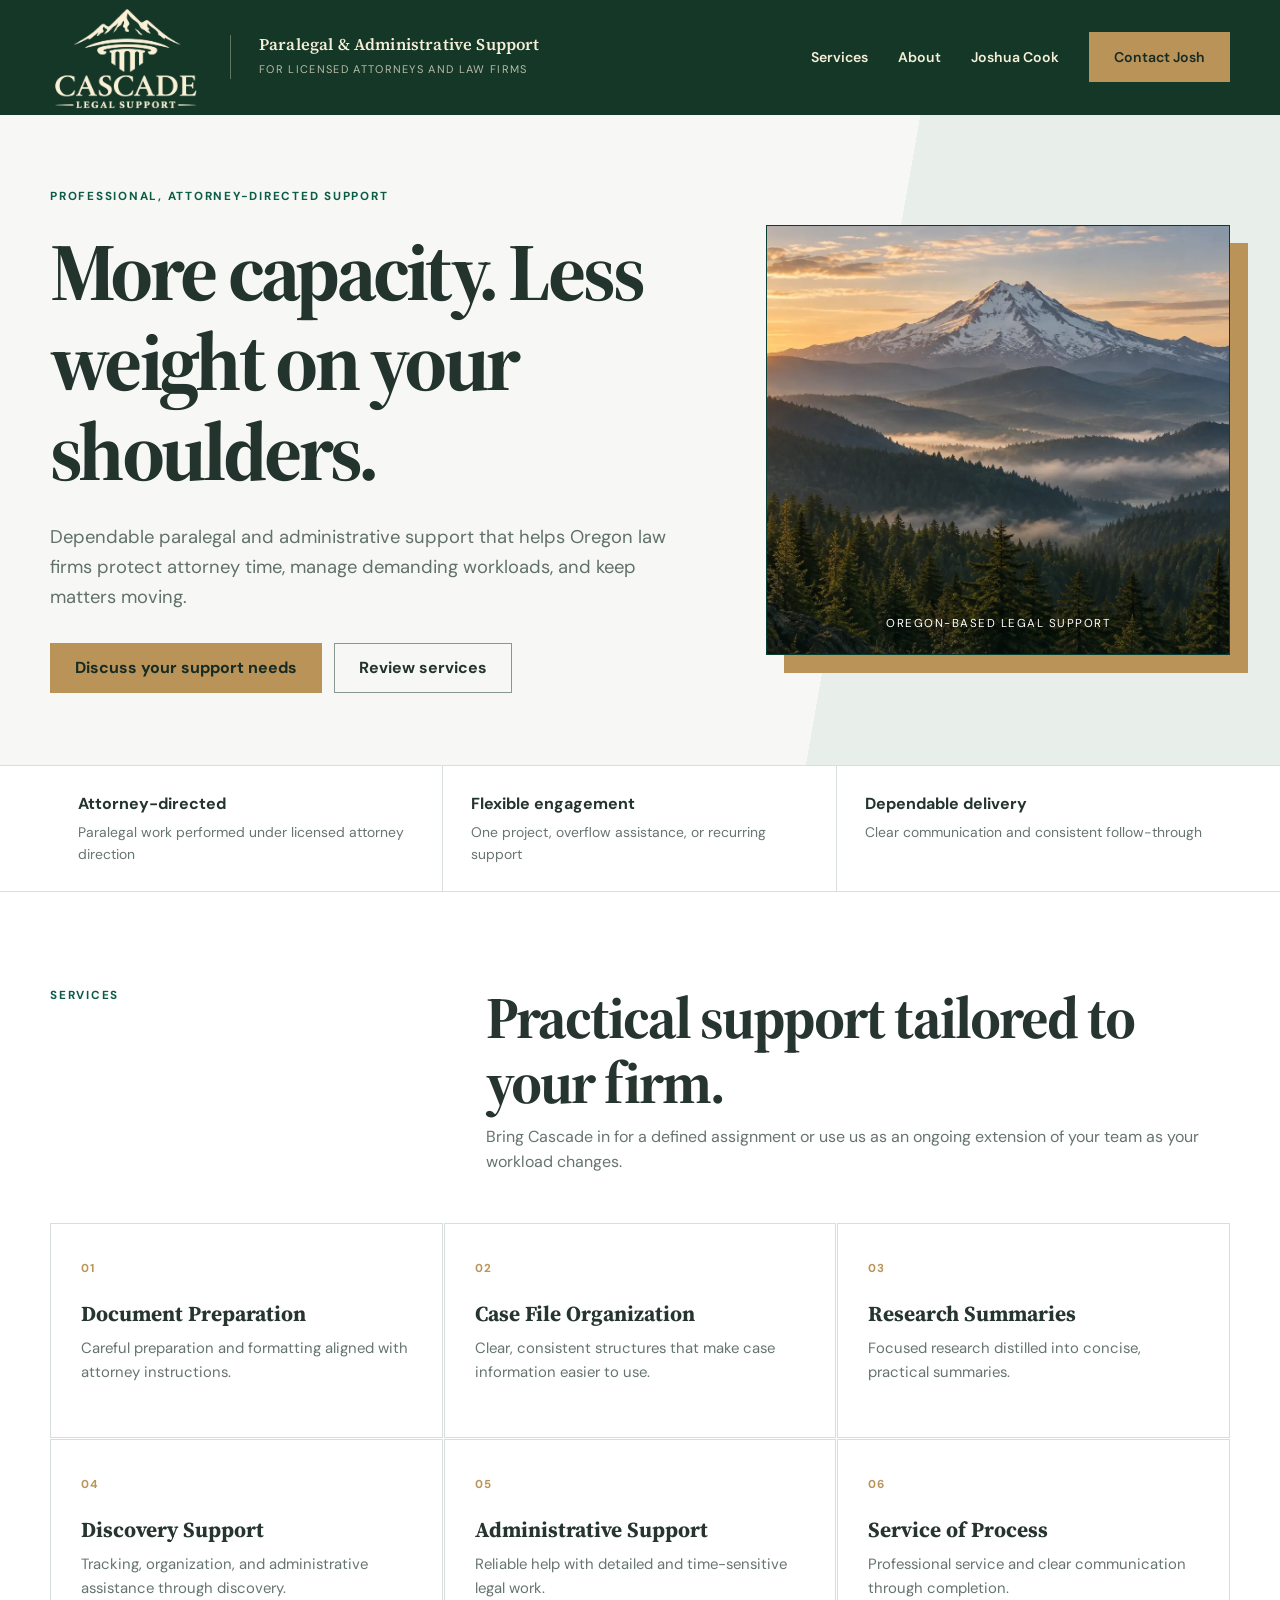
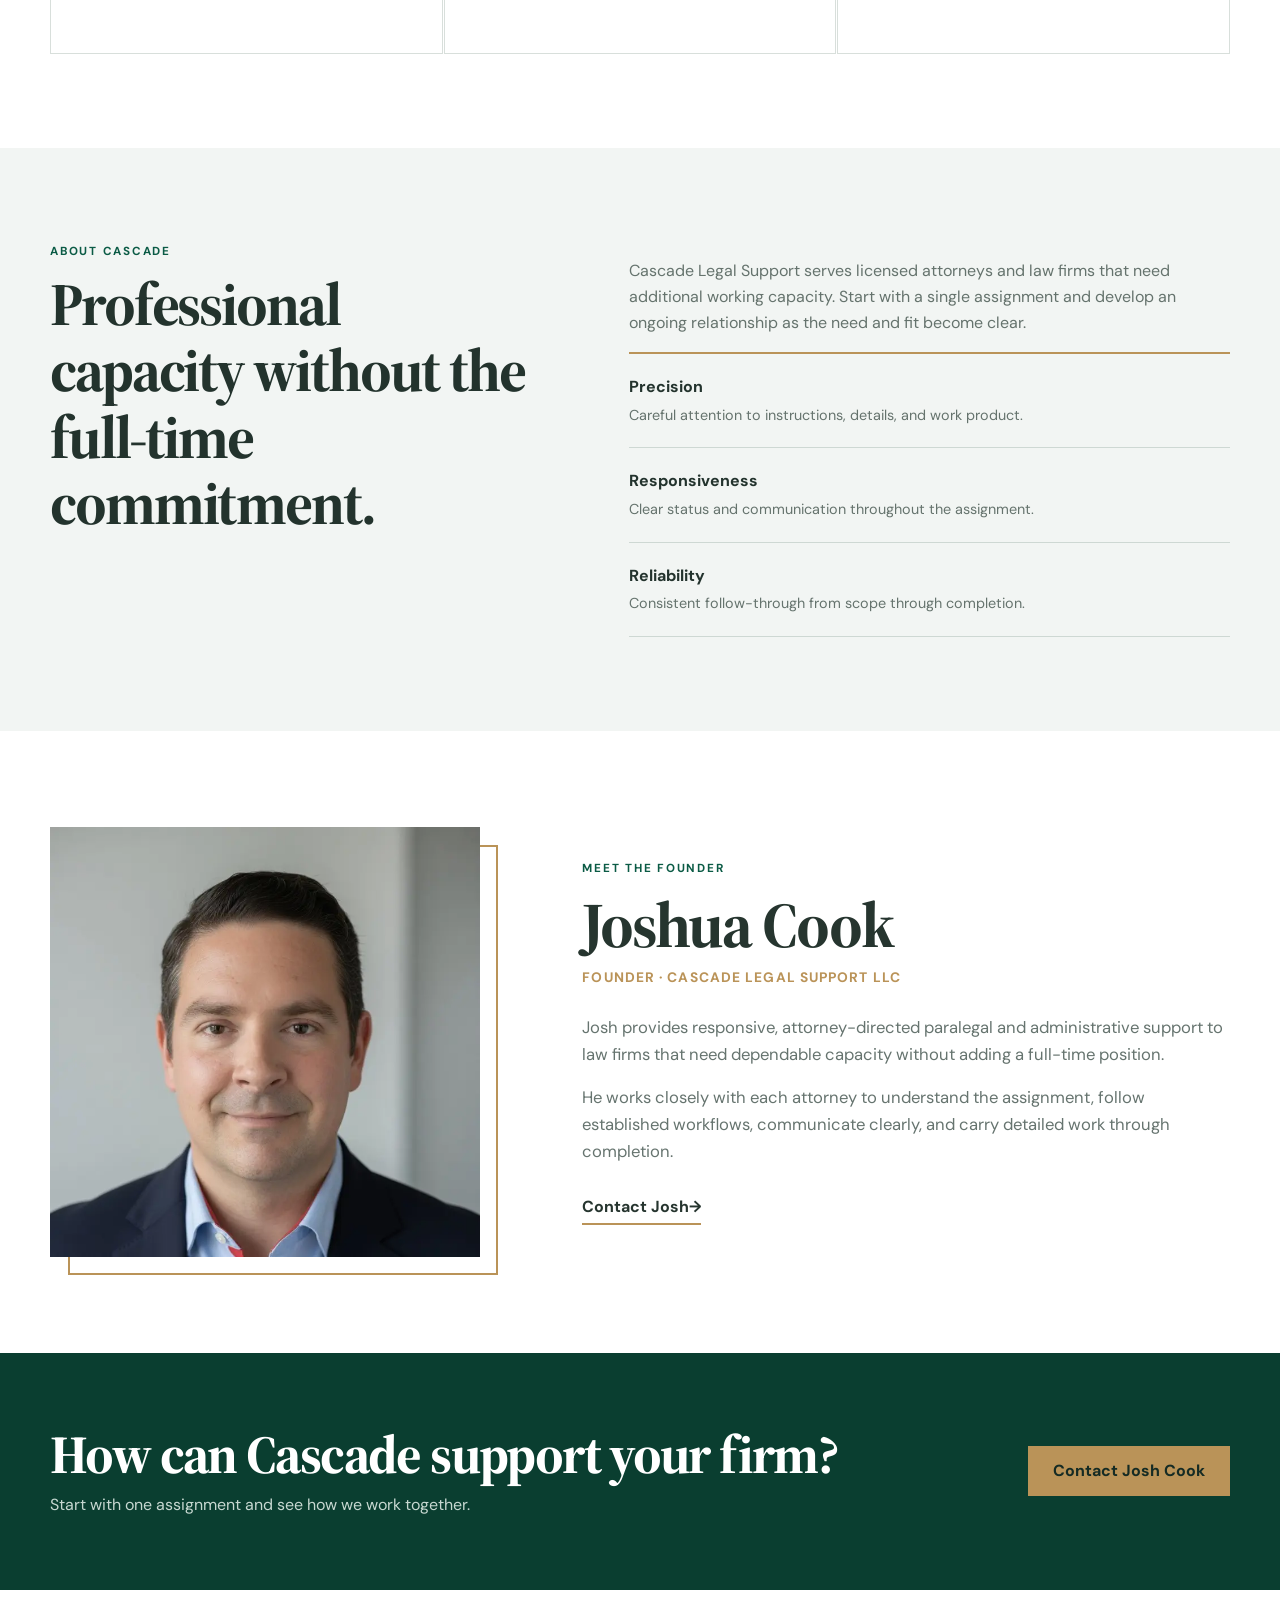
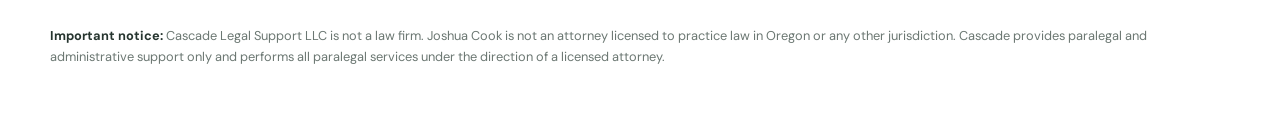
<file: index.html>
<!doctype html>
<html lang="en">
<head>
  <meta charset="utf-8">
  <meta name="viewport" content="width=device-width,initial-scale=1">
  <title>Cascade Legal Support | Oregon Paralegal Support</title>
  <meta name="description" content="Dependable paralegal and administrative support for licensed Oregon attorneys and law firms.">
  <link rel="icon" type="image/webp" href="assets/cascade-original-logo-cropped.webp">
  <link rel="stylesheet" href="fresh.css?v=20260925f">
</head>
<body class="t1 production" data-theme="1">
  <div id="app"></div>
  <script src="fresh.js?v=20260925f"></script>
</body>
</html>
</file>
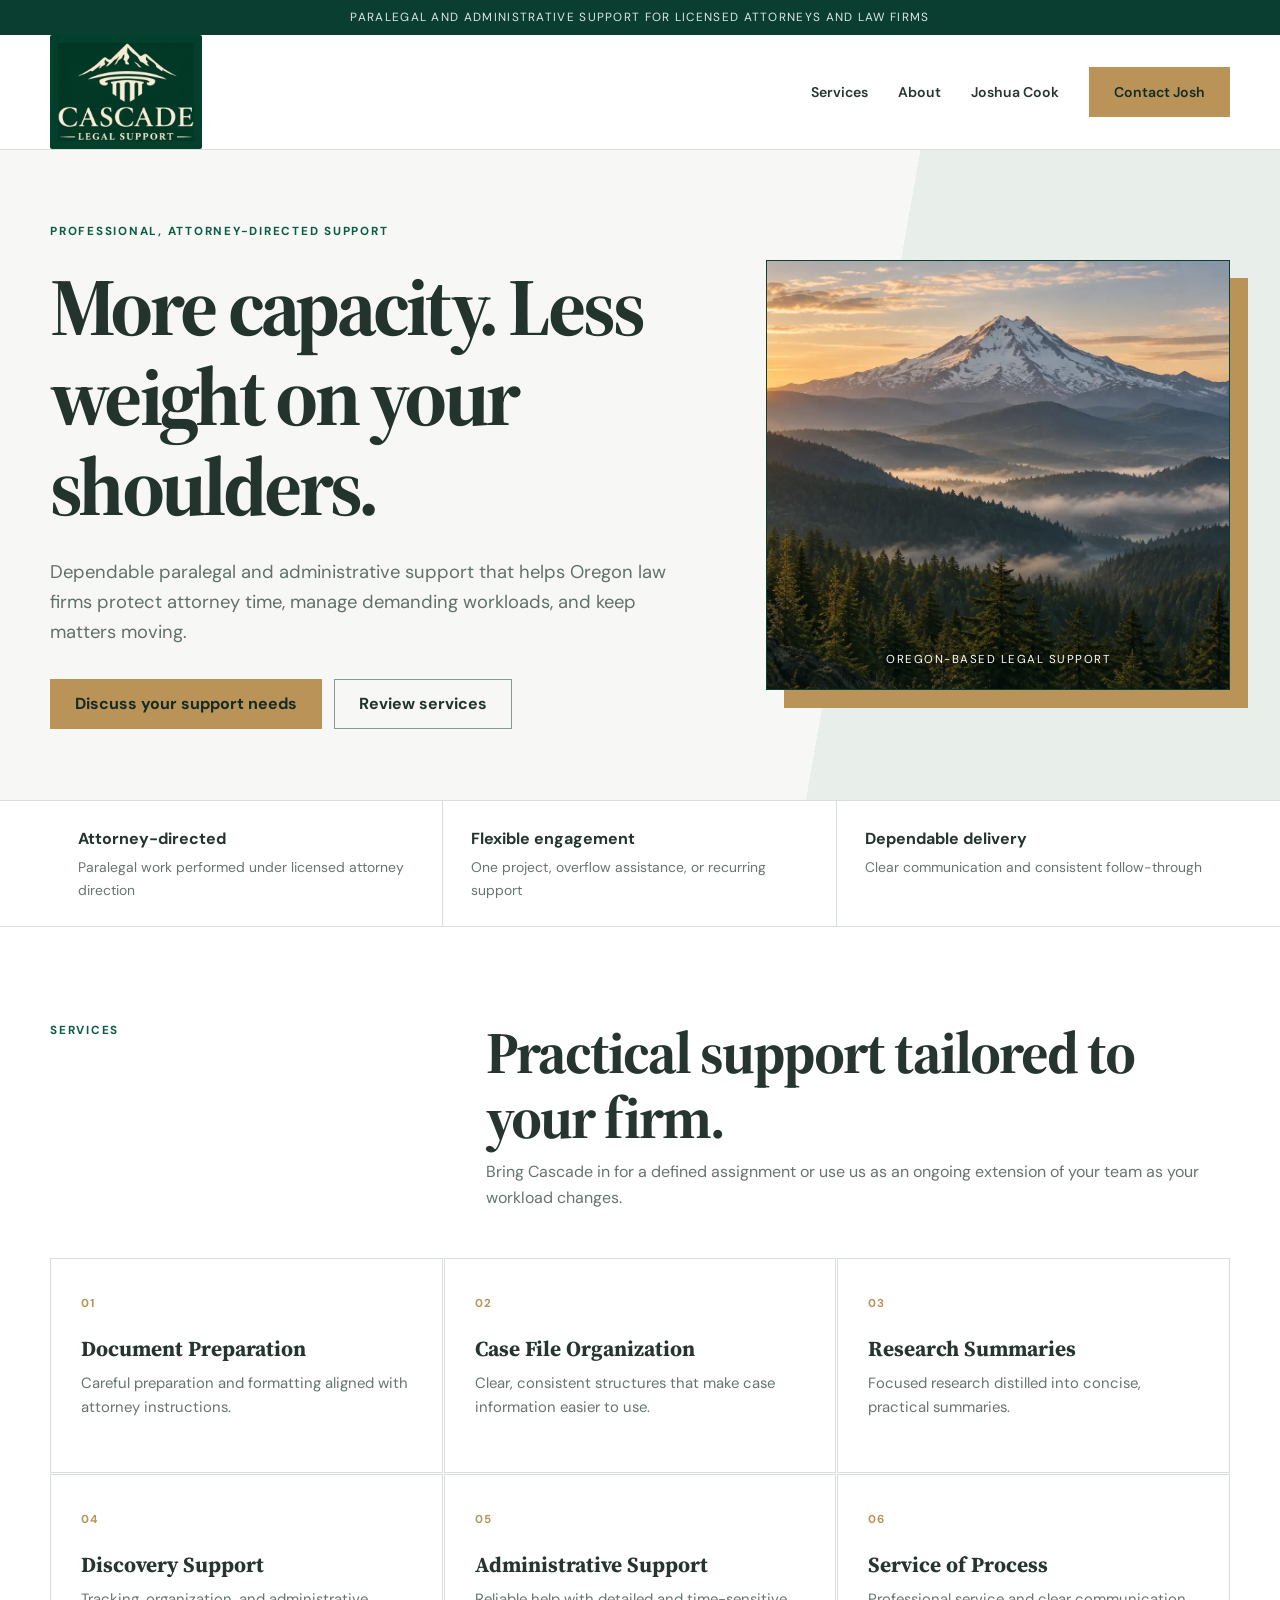
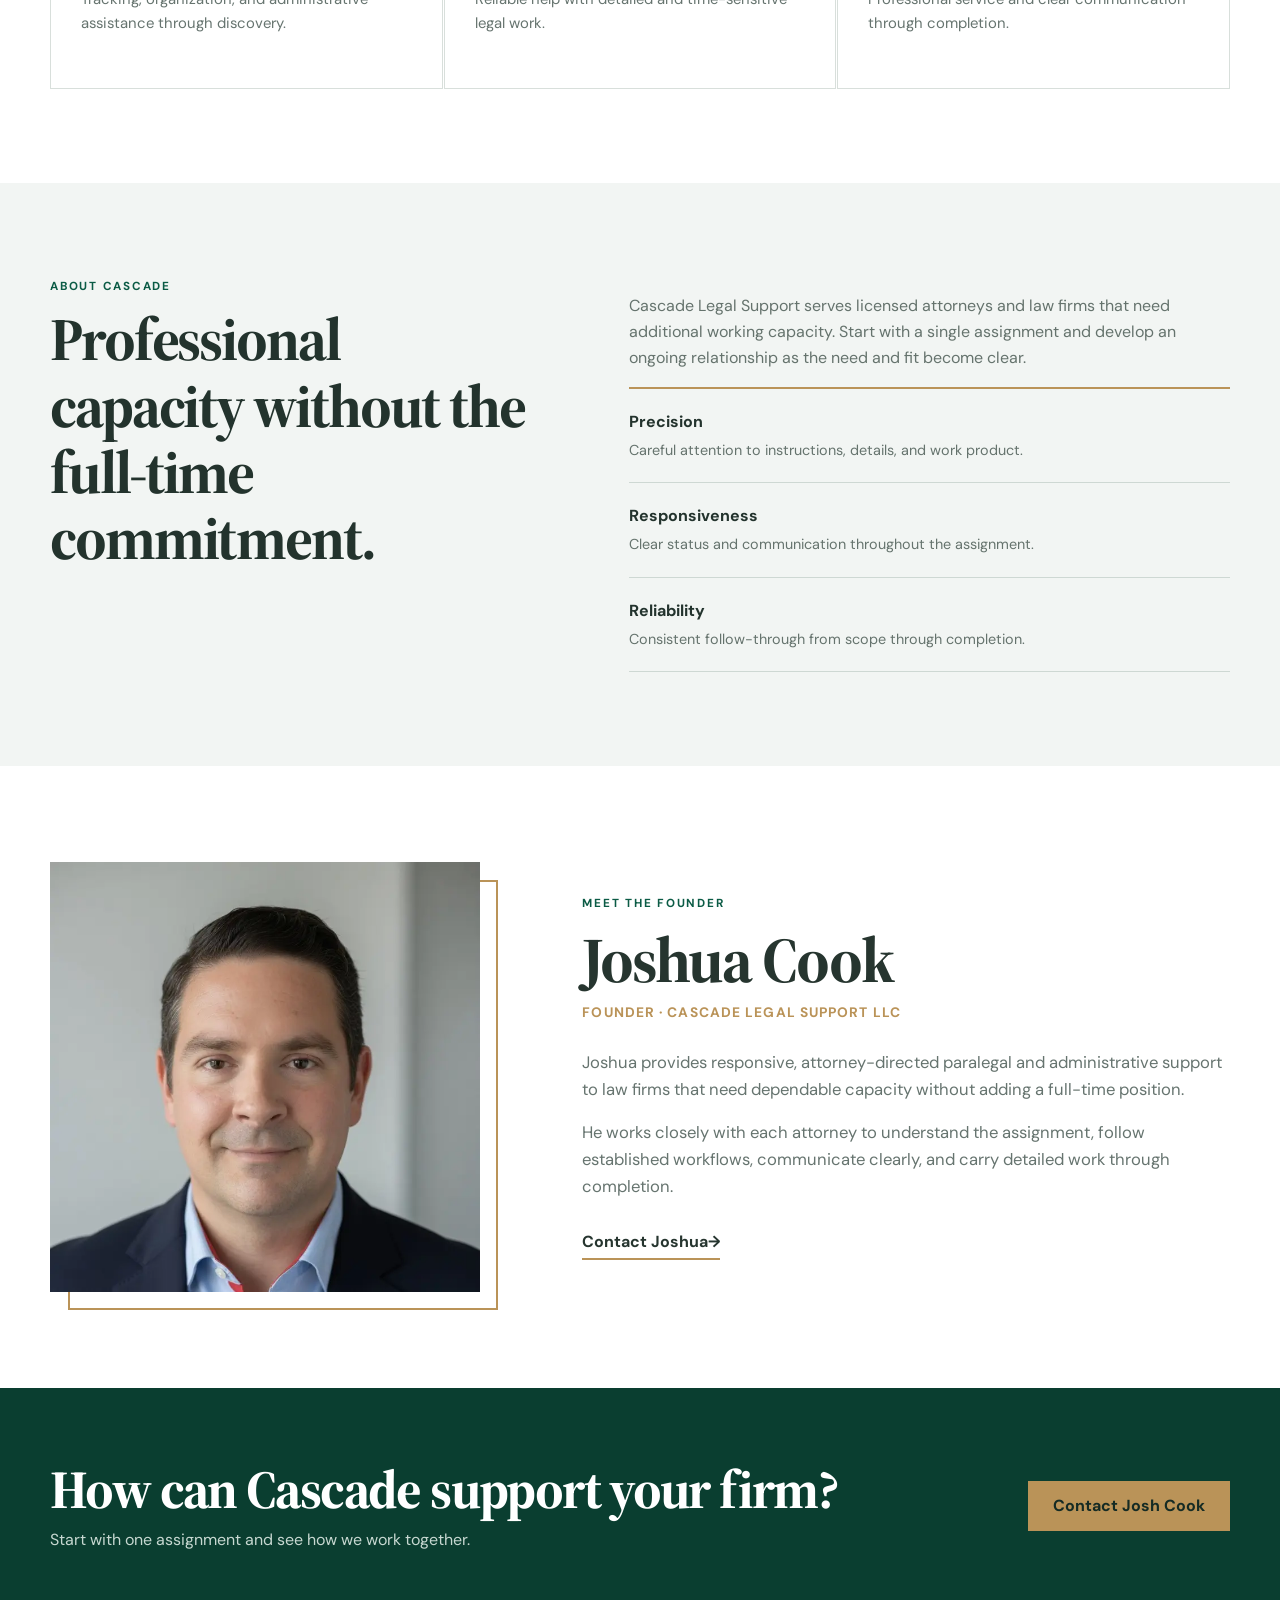
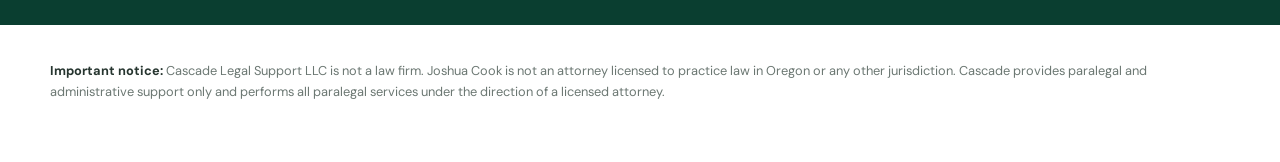
<file: cascadelegal-production/index.html>
<!doctype html>
<html lang="en">
<head>
  <meta charset="utf-8">
  <meta name="viewport" content="width=device-width,initial-scale=1">
  <title>Cascade Legal Support | Oregon Paralegal Support</title>
  <meta name="description" content="Dependable paralegal and administrative support for licensed Oregon attorneys and law firms.">
  <link rel="icon" type="image/webp" href="assets/cascade-original-logo-cropped.webp">
  <link rel="stylesheet" href="fresh.css?v=20260924b">
</head>
<body class="t1 production" data-theme="1">
  <div id="app"></div>
  <script src="fresh.js?v=20260924b"></script>
</body>
</html>
</file>
<file: fresh.css>
@import url('https://fonts.googleapis.com/css2?family=DM+Sans:wght@400;500;600;700&family=Manrope:wght@400;500;600;700&family=Merriweather:wght@400;700&family=Source+Serif+4:opsz,wght@8..60,500;600&display=swap');
*{box-sizing:border-box}html{scroll-behavior:smooth}body{margin:0;background:var(--bg);color:var(--ink);font:16px/1.62 var(--sans);-webkit-font-smoothing:antialiased}.wrap{width:min(1180px,calc(100% - 44px));margin:auto}a{color:inherit}.picker{position:fixed;z-index:50;right:18px;bottom:18px;display:flex;gap:3px;padding:6px;background:#fff;border:1px solid #cfd7d3;box-shadow:0 10px 28px #162b2430}.picker a{width:35px;height:35px;display:grid;place-items:center;text-decoration:none;font-size:.75rem;font-weight:700;color:#26332f}.picker .active{background:var(--accent);color:var(--buttonText)}.topline{background:var(--top);color:var(--topText);font-size:.74rem;letter-spacing:.11em;text-transform:uppercase;text-align:center;padding:8px 16px}.site-header{background:var(--header);color:var(--headerText);border-bottom:1px solid var(--line)}nav{min-height:102px;display:flex;align-items:center;justify-content:space-between;gap:32px}.brand{display:flex;align-items:center;gap:16px;text-decoration:none}.brand img{width:78px;height:76px;object-fit:cover;display:block}.brand-copy strong{display:block;font:600 1.22rem/1.1 var(--serif);letter-spacing:-.01em}.brand-copy span{display:block;margin-top:5px;font-size:.67rem;letter-spacing:.13em;text-transform:uppercase;color:var(--brandSub)}.navlinks{display:flex;align-items:center;gap:30px}.navlinks a{text-decoration:none;font-size:.88rem;font-weight:600}.button{display:inline-flex;align-items:center;justify-content:center;min-height:50px;padding:0 24px;background:var(--accent);color:var(--buttonText);text-decoration:none;font-weight:700;border:1px solid var(--accent);border-radius:var(--radius)}.button.secondary{background:transparent;color:inherit;border-color:var(--secondaryBorder)}.hero{position:relative;overflow:hidden;background:var(--hero);color:var(--heroText);border-bottom:1px solid var(--line)}.hero-grid{min-height:650px;display:grid;grid-template-columns:1.16fr .84fr;gap:76px;align-items:center}.eyebrow{font-size:.73rem;letter-spacing:.15em;text-transform:uppercase;font-weight:700;color:var(--eyebrow)}h1,h2,h3{margin:0;line-height:1.1}h1,h2{font-family:var(--serif)}h1{font-size:clamp(3.1rem,6.4vw,6rem);letter-spacing:-.045em;margin:20px 0 27px;max-width:830px}.hero-copy p{font-size:1.15rem;color:var(--heroMuted);max-width:650px;margin:0 0 31px}.actions{display:flex;gap:12px;flex-wrap:wrap}.brand-panel{position:relative;background:var(--panel);border:1px solid var(--panelBorder);min-height:430px;display:flex;align-items:center;justify-content:center;padding:45px;border-radius:var(--panelRadius);box-shadow:var(--panelShadow)}.brand-panel img{width:min(310px,85%);height:auto;display:block;box-shadow:var(--logoShadow)}.brand-panel:after{content:var(--panelLabel);position:absolute;left:26px;right:26px;bottom:20px;text-align:center;color:var(--panelText);font-size:.72rem;letter-spacing:.13em;text-transform:uppercase}.trust{background:var(--trustBg);color:var(--trustText);border-bottom:1px solid var(--line)}.trust-grid{display:grid;grid-template-columns:repeat(3,1fr)}.trust-item{padding:25px 28px;border-right:1px solid var(--trustLine)}.trust-item:last-child{border:0}.trust-item strong{display:block;font-size:1rem}.trust-item span{display:block;margin-top:4px;font-size:.87rem;color:var(--trustMuted)}section.content{padding:94px 0}.section-head{display:grid;grid-template-columns:.66fr 1.34fr;gap:70px;margin-bottom:48px}.section-head h2{font-size:clamp(2.45rem,4.6vw,4.35rem);letter-spacing:-.035em}.section-head p{color:var(--muted);margin:8px 0 0}.services{display:grid;grid-template-columns:repeat(3,1fr);gap:var(--gap)}.service{background:var(--card);border:1px solid var(--cardBorder);padding:30px;min-height:215px;border-radius:var(--cardRadius);box-shadow:var(--cardShadow)}.service small{font-size:.72rem;font-weight:700;letter-spacing:.08em;color:var(--accent)}.service h3{font-family:var(--serif);font-size:1.34rem;margin:22px 0 10px}.service p{margin:0;color:var(--muted);font-size:.93rem}.about{background:var(--aboutBg);color:var(--aboutText)}.about-grid{display:grid;grid-template-columns:.9fr 1.1fr;gap:88px;align-items:start}.about h2{font-size:clamp(2.55rem,4.7vw,4.45rem);letter-spacing:-.035em;margin-top:10px}.about p{color:var(--aboutMuted)}.principles{border-top:2px solid var(--accent)}.principle{padding:20px 0;border-bottom:1px solid var(--aboutLine)}.principle strong{display:block}.principle span{display:block;margin-top:4px;color:var(--aboutMuted);font-size:.9rem}.cta{background:var(--ctaBg);color:var(--ctaText);padding:72px 0}.cta-grid{display:grid;grid-template-columns:1fr auto;gap:50px;align-items:center}.cta h2{font-size:clamp(2.35rem,4.2vw,4.05rem);letter-spacing:-.03em}.cta p{color:var(--ctaMuted);margin:8px 0 0}footer{background:var(--footerBg);color:var(--footerText);padding:36px 0 60px;font-size:.8rem}footer strong{color:var(--footerStrong)}
body.t1{--sans:'DM Sans',sans-serif;--serif:'Source Serif 4',serif;--bg:#fff;--ink:#26352f;--muted:#66746f;--accent:#ba9358;--buttonText:#152b24;--top:#153727;--topText:#f6efd8;--header:#153727;--headerText:#f6efd8;--brandSub:#f6efd8;--line:#d9e0dc;--hero:linear-gradient(100deg,#f7f8f6 0 66%,#e8efeb 66%);--heroText:#23332d;--heroMuted:#61706b;--eyebrow:#0b5b45;--secondaryBorder:#8a9792;--panel:#0a3e30;--panelBorder:#0a3e30;--panelText:#dbe6e1;--panelRadius:0;--panelShadow:18px 18px 0 #ba9358;--logoShadow:none;--panelLabel:'Oregon-based legal support';--trustBg:#fff;--trustText:#23332d;--trustMuted:#68756f;--trustLine:#d9e0dc;--gap:1px;--card:#fff;--cardBorder:#d8dfdb;--cardRadius:0;--cardShadow:none;--aboutBg:#f2f5f3;--aboutText:#23332d;--aboutMuted:#65736d;--aboutLine:#ced8d3;--ctaBg:#0a3e30;--ctaText:#fff;--ctaMuted:#c7d8d1;--footerBg:#fff;--footerText:#6b7772;--footerStrong:#26352f}
body.t2{--sans:'Manrope',sans-serif;--serif:'Merriweather',serif;--bg:#f7f5ef;--ink:#293536;--muted:#687576;--accent:#c46f3f;--buttonText:#fff;--top:#27383b;--topText:#e7eceb;--header:#f7f5ef;--headerText:#293536;--brandSub:#6d7978;--line:#d7d5cd;--hero:#f7f5ef;--heroText:#293536;--heroMuted:#687576;--eyebrow:#a4512e;--secondaryBorder:#687576;--panel:#e3ebe7;--panelBorder:#c7d3cd;--panelText:#465b56;--panelRadius:120px 120px 8px 8px;--panelShadow:none;--logoShadow:0 22px 48px #29353622;--panelLabel:'Rooted in the Northwest';--trustBg:#27383b;--trustText:#fff;--trustMuted:#cbd5d3;--trustLine:#536264;--gap:18px;--card:#fff;--cardBorder:#dddcd5;--cardRadius:10px;--cardShadow:0 9px 25px #2836370b;--aboutBg:#e3ebe7;--aboutText:#293536;--aboutMuted:#5e706b;--aboutLine:#bbc9c3;--ctaBg:#c46f3f;--ctaText:#fff;--ctaMuted:#f4ddd1;--footerBg:#f7f5ef;--footerText:#6b7774;--footerStrong:#293536}
body.t3{--sans:'DM Sans',sans-serif;--serif:'Merriweather',serif;--bg:#fff;--ink:#182d40;--muted:#657483;--accent:#2d678e;--buttonText:#fff;--top:#162c40;--topText:#d9e5ee;--header:#fff;--headerText:#182d40;--brandSub:#687988;--line:#d7e0e6;--hero:linear-gradient(135deg,#eef4f7 0%,#fff 72%);--heroText:#182d40;--heroMuted:#607383;--eyebrow:#2d678e;--secondaryBorder:#7e909e;--panel:#fff;--panelBorder:#ccd9e1;--panelText:#617585;--panelRadius:4px;--panelShadow:0 22px 55px #18364e1b;--logoShadow:none;--panelLabel:'Clear guidance. Reliable follow-through.';--trustBg:#162c40;--trustText:#fff;--trustMuted:#c5d4df;--trustLine:#405466;--gap:16px;--card:#fff;--cardBorder:#d3dfe6;--cardRadius:4px;--cardShadow:none;--aboutBg:#eef4f7;--aboutText:#182d40;--aboutMuted:#607383;--aboutLine:#cad9e2;--ctaBg:#2d678e;--ctaText:#fff;--ctaMuted:#d2e3ed;--footerBg:#fff;--footerText:#677785;--footerStrong:#182d40}
body.t4{--sans:'Manrope',sans-serif;--serif:'Source Serif 4',serif;--bg:#fafafa;--ink:#252b2b;--muted:#68706f;--accent:#126453;--buttonText:#fff;--top:#202625;--topText:#e1e5e3;--header:#fff;--headerText:#252b2b;--brandSub:#69716f;--line:#dcdedd;--hero:#fff;--heroText:#252b2b;--heroMuted:#69716f;--eyebrow:#126453;--secondaryBorder:#7a8280;--panel:#f0f2f1;--panelBorder:#d8dcda;--panelText:#53605c;--panelRadius:0;--panelShadow:none;--logoShadow:0 0 0 18px #fff,0 0 0 19px #ced5d1;--panelLabel:'Independent support for licensed attorneys';--trustBg:#f0f2f1;--trustText:#283230;--trustMuted:#66716e;--trustLine:#d4d9d6;--gap:0;--card:#fff;--cardBorder:#d9dddb;--cardRadius:0;--cardShadow:none;--aboutBg:#202625;--aboutText:#fff;--aboutMuted:#c6ceca;--aboutLine:#4d5653;--ctaBg:#126453;--ctaText:#fff;--ctaMuted:#c7dfd8;--footerBg:#fff;--footerText:#69716f;--footerStrong:#252b2b}
body.t5{--sans:'DM Sans',sans-serif;--serif:'Merriweather',serif;--bg:#fffaf0;--ink:#40392f;--muted:#746c60;--accent:#a85b33;--buttonText:#fff;--top:#4a443a;--topText:#ede9e0;--header:#fffaf0;--headerText:#40392f;--brandSub:#756e63;--line:#ded7c9;--hero:linear-gradient(90deg,#fffaf0 0 58%,#ece2ce 58%);--heroText:#40392f;--heroMuted:#70685d;--eyebrow:#925033;--secondaryBorder:#8e8577;--panel:#4a443a;--panelBorder:#4a443a;--panelText:#ece6db;--panelRadius:2px;--panelShadow:14px 14px 0 #a85b33;--logoShadow:none;--panelLabel:'Serving Oregon law firms';--trustBg:#fffaf0;--trustText:#40392f;--trustMuted:#746c60;--trustLine:#ded7c9;--gap:15px;--card:#fff;--cardBorder:#ded7c9;--cardRadius:2px;--cardShadow:none;--aboutBg:#ece2ce;--aboutText:#40392f;--aboutMuted:#70685d;--aboutLine:#d0c3aa;--ctaBg:#4a443a;--ctaText:#fff;--ctaMuted:#ddd5c8;--footerBg:#fffaf0;--footerText:#746c60;--footerStrong:#40392f}
body.t6{--sans:'Manrope',sans-serif;--serif:'Source Serif 4',serif;--bg:#f4f6f5;--ink:#263734;--muted:#667671;--accent:#33765f;--buttonText:#fff;--top:#31433f;--topText:#e0e8e5;--header:#f4f6f5;--headerText:#263734;--brandSub:#697872;--line:#d5ddda;--hero:linear-gradient(145deg,#f4f6f5,#e6ece9);--heroText:#263734;--heroMuted:#657670;--eyebrow:#33765f;--secondaryBorder:#7e8e88;--panel:#d8e2dd;--panelBorder:#bdcbc4;--panelText:#536760;--panelRadius:50% 50% 3px 3px;--panelShadow:none;--logoShadow:0 20px 45px #26373425;--panelLabel:'Precision • responsiveness • discretion';--trustBg:#fff;--trustText:#263734;--trustMuted:#667671;--trustLine:#d8dfdc;--gap:20px;--card:#fff;--cardBorder:#d6dedb;--cardRadius:14px;--cardShadow:0 8px 20px #2637340b;--aboutBg:#31433f;--aboutText:#fff;--aboutMuted:#c8d4d0;--aboutLine:#60716c;--ctaBg:#33765f;--ctaText:#fff;--ctaMuted:#d2e2dc;--footerBg:#f4f6f5;--footerText:#667671;--footerStrong:#263734}
body.t7{--sans:'DM Sans',sans-serif;--serif:'Source Serif 4',serif;--bg:#fff;--ink:#1f2926;--muted:#65706c;--accent:#0b4838;--buttonText:#fff;--top:#0b4838;--topText:#dfe9e5;--header:#fff;--headerText:#1f2926;--brandSub:#67736f;--line:#d9deda;--hero:#fff;--heroText:#1f2926;--heroMuted:#65706c;--eyebrow:#0b4838;--secondaryBorder:#818a87;--panel:#fff;--panelBorder:#d9deda;--panelText:#65706c;--panelRadius:0;--panelShadow:none;--logoShadow:none;--panelLabel:'Cascade Legal Support LLC';--trustBg:#0b4838;--trustText:#fff;--trustMuted:#c9dad4;--trustLine:#3d6a5e;--gap:1px;--card:#fff;--cardBorder:#d9deda;--cardRadius:0;--cardShadow:none;--aboutBg:#f2f4f3;--aboutText:#1f2926;--aboutMuted:#65706c;--aboutLine:#d1d8d4;--ctaBg:#1f2926;--ctaText:#fff;--ctaMuted:#ccd3d0;--footerBg:#fff;--footerText:#65706c;--footerStrong:#1f2926}
body.t8{--sans:'Manrope',sans-serif;--serif:'Merriweather',serif;--bg:#f7f9fb;--ink:#20323b;--muted:#63737c;--accent:#285f79;--buttonText:#fff;--top:#173f4d;--topText:#dce9ee;--header:#fff;--headerText:#20323b;--brandSub:#687982;--line:#d2dde2;--hero:linear-gradient(135deg,#f7f9fb,#e8f0f3);--heroText:#20323b;--heroMuted:#60737d;--eyebrow:#285f79;--secondaryBorder:#718995;--panel:#dce9ee;--panelBorder:#afc5ce;--panelText:#fff;--panelRadius:5px;--panelShadow:16px 16px 0 #173f4d;--logoShadow:none;--panelLabel:'Mount Hood • Oregon';--trustBg:#173f4d;--trustText:#fff;--trustMuted:#c6d9e0;--trustLine:#446875;--gap:16px;--card:#fff;--cardBorder:#d1dde2;--cardRadius:5px;--cardShadow:0 10px 28px #173f4d0d;--aboutBg:#e8f0f3;--aboutText:#20323b;--aboutMuted:#60737d;--aboutLine:#c3d3da;--profileBg:#f7f9fb;--ctaBg:#285f79;--ctaText:#fff;--ctaMuted:#d6e7ee;--footerBg:#fff;--footerText:#687982;--footerStrong:#20323b}
body.t2 .hero-grid{grid-template-columns:1fr 1fr}body.t3 .hero-grid{grid-template-columns:1.05fr .95fr}body.t4 .hero-grid{grid-template-columns:1.35fr .65fr}body.t5 .hero-grid{grid-template-columns:1.1fr .9fr}body.t6 .hero-grid{grid-template-columns:1fr 1fr}body.t7 .hero-grid{grid-template-columns:1.3fr .7fr}body.t8 .hero-grid{grid-template-columns:1.05fr .95fr}body.t4 h1,body.t7 h1{font-size:clamp(3.4rem,7vw,6.6rem)}body.t4 .brand-panel,body.t8 .brand-panel{min-height:480px}body.t7 .brand-panel img{width:min(360px,95%)}
@media(max-width:840px){.navlinks>a:not(.button){display:none}.brand-copy{display:none}.hero-grid,.section-head,.about-grid,.cta-grid{grid-template-columns:1fr}.hero-grid{padding:75px 0}.brand-panel{min-height:380px}.services{grid-template-columns:1fr 1fr}.trust-grid{grid-template-columns:1fr}.trust-item{border-right:0;border-bottom:1px solid var(--trustLine)}}@media(max-width:560px){.wrap{width:calc(100% - 28px)}.services{grid-template-columns:1fr}.brand img{width:66px;height:64px}h1{font-size:3.15rem}.picker{right:10px;bottom:10px}.picker a{width:30px;height:30px}}

/* Updated Cascade identity and founder profile */
.brand{gap:0}.brand img{width:270px;height:auto;object-fit:contain}.brand-copy{display:none}.mark-shell{width:min(360px,92%);aspect-ratio:1.1;display:grid;place-items:center;padding:30px;background:#fff;border-radius:50%;box-shadow:var(--logoShadow)}.brand-panel .mark-shell img{width:100%;height:auto;box-shadow:none}.profile{padding:96px 0;background:var(--profileBg,var(--bg));color:var(--ink)}.profile-grid{display:grid;grid-template-columns:minmax(280px,430px) 1fr;gap:clamp(54px,8vw,110px);align-items:center}.portrait-wrap{position:relative}.portrait-wrap:after{content:'';position:absolute;inset:18px -18px -18px 18px;border:2px solid var(--accent);z-index:0}.portrait-wrap img{position:relative;z-index:1;width:100%;aspect-ratio:1;object-fit:cover;display:block}.profile h2{font-size:clamp(2.8rem,5vw,4.8rem);letter-spacing:-.035em;margin:12px 0 6px}.profile .role{margin:0 0 25px;color:var(--accent);font-weight:700;font-size:.86rem;letter-spacing:.08em;text-transform:uppercase}.profile-copy>p:not(.role){max-width:650px;color:var(--muted);font-size:1.04rem}.text-link{display:inline-flex;margin-top:12px;color:var(--ink);font-weight:700;text-decoration:none;border-bottom:2px solid var(--accent);padding-bottom:3px}
body.t1 .brand{width:auto;height:auto;overflow:visible}
body.t1 .brand img{width:152px;height:auto;max-width:none;border-radius:0;transform:none}
body.t1 .site-header{border-bottom-color:#153727}
.header-identity{display:flex;align-items:center;gap:28px;min-width:0}.header-tagline{padding-left:28px;border-left:1px solid rgba(246,239,216,.34);color:var(--headerText);white-space:nowrap}.header-tagline strong{display:block;font:600 1.03rem/1.25 var(--serif);letter-spacing:.01em}.header-tagline span{display:block;margin-top:5px;font-size:.69rem;letter-spacing:.12em;text-transform:uppercase;color:rgba(246,239,216,.72)}
@media(max-width:840px){.profile-grid{grid-template-columns:1fr;gap:52px}.portrait-wrap{max-width:430px}}
@media(max-width:560px){.brand img{width:205px;height:auto}.navlinks .button{padding:0 14px;min-height:44px}.site-header nav{gap:12px}.mark-shell{padding:22px}}
@media(max-width:560px){body.t1 .brand{width:auto;height:auto}body.t1 .brand img{width:128px;height:auto;transform:none}}
@media(max-width:1060px){.header-tagline{display:none}.navlinks{gap:20px}}

/* Cascade landscape hero photography */
.brand-panel.photo-panel{padding:0;overflow:hidden;isolation:isolate}.brand-panel.photo-panel:before{content:'';position:absolute;z-index:1;inset:45% 0 0;background:linear-gradient(transparent,rgba(7,25,20,.48));pointer-events:none}.brand-panel.photo-panel:after{z-index:2;color:#fff;text-shadow:0 1px 12px rgba(0,0,0,.8)}.brand-panel .hero-photo{position:absolute;inset:0;width:100%;height:100%;object-fit:cover;box-shadow:none;transition:transform .6s ease}.brand-panel.photo-panel:hover .hero-photo{transform:scale(1.025)}
@media(prefers-reduced-motion:reduce){.brand-panel .hero-photo{transition:none}.brand-panel.photo-panel:hover .hero-photo{transform:none}}
</file>
<file: cascadelegal-production/fresh.css>
@import url('https://fonts.googleapis.com/css2?family=DM+Sans:wght@400;500;600;700&family=Manrope:wght@400;500;600;700&family=Merriweather:wght@400;700&family=Source+Serif+4:opsz,wght@8..60,500;600&display=swap');
*{box-sizing:border-box}html{scroll-behavior:smooth}body{margin:0;background:var(--bg);color:var(--ink);font:16px/1.62 var(--sans);-webkit-font-smoothing:antialiased}.wrap{width:min(1180px,calc(100% - 44px));margin:auto}a{color:inherit}.picker{position:fixed;z-index:50;right:18px;bottom:18px;display:flex;gap:3px;padding:6px;background:#fff;border:1px solid #cfd7d3;box-shadow:0 10px 28px #162b2430}.picker a{width:35px;height:35px;display:grid;place-items:center;text-decoration:none;font-size:.75rem;font-weight:700;color:#26332f}.picker .active{background:var(--accent);color:var(--buttonText)}.topline{background:var(--top);color:var(--topText);font-size:.74rem;letter-spacing:.11em;text-transform:uppercase;text-align:center;padding:8px 16px}.site-header{background:var(--header);color:var(--headerText);border-bottom:1px solid var(--line)}nav{min-height:102px;display:flex;align-items:center;justify-content:space-between;gap:32px}.brand{display:flex;align-items:center;gap:16px;text-decoration:none}.brand img{width:78px;height:76px;object-fit:cover;display:block}.brand-copy strong{display:block;font:600 1.22rem/1.1 var(--serif);letter-spacing:-.01em}.brand-copy span{display:block;margin-top:5px;font-size:.67rem;letter-spacing:.13em;text-transform:uppercase;color:var(--brandSub)}.navlinks{display:flex;align-items:center;gap:30px}.navlinks a{text-decoration:none;font-size:.88rem;font-weight:600}.button{display:inline-flex;align-items:center;justify-content:center;min-height:50px;padding:0 24px;background:var(--accent);color:var(--buttonText);text-decoration:none;font-weight:700;border:1px solid var(--accent);border-radius:var(--radius)}.button.secondary{background:transparent;color:inherit;border-color:var(--secondaryBorder)}.hero{position:relative;overflow:hidden;background:var(--hero);color:var(--heroText);border-bottom:1px solid var(--line)}.hero-grid{min-height:650px;display:grid;grid-template-columns:1.16fr .84fr;gap:76px;align-items:center}.eyebrow{font-size:.73rem;letter-spacing:.15em;text-transform:uppercase;font-weight:700;color:var(--eyebrow)}h1,h2,h3{margin:0;line-height:1.1}h1,h2{font-family:var(--serif)}h1{font-size:clamp(3.1rem,6.4vw,6rem);letter-spacing:-.045em;margin:20px 0 27px;max-width:830px}.hero-copy p{font-size:1.15rem;color:var(--heroMuted);max-width:650px;margin:0 0 31px}.actions{display:flex;gap:12px;flex-wrap:wrap}.brand-panel{position:relative;background:var(--panel);border:1px solid var(--panelBorder);min-height:430px;display:flex;align-items:center;justify-content:center;padding:45px;border-radius:var(--panelRadius);box-shadow:var(--panelShadow)}.brand-panel img{width:min(310px,85%);height:auto;display:block;box-shadow:var(--logoShadow)}.brand-panel:after{content:var(--panelLabel);position:absolute;left:26px;right:26px;bottom:20px;text-align:center;color:var(--panelText);font-size:.72rem;letter-spacing:.13em;text-transform:uppercase}.trust{background:var(--trustBg);color:var(--trustText);border-bottom:1px solid var(--line)}.trust-grid{display:grid;grid-template-columns:repeat(3,1fr)}.trust-item{padding:25px 28px;border-right:1px solid var(--trustLine)}.trust-item:last-child{border:0}.trust-item strong{display:block;font-size:1rem}.trust-item span{display:block;margin-top:4px;font-size:.87rem;color:var(--trustMuted)}section.content{padding:94px 0}.section-head{display:grid;grid-template-columns:.66fr 1.34fr;gap:70px;margin-bottom:48px}.section-head h2{font-size:clamp(2.45rem,4.6vw,4.35rem);letter-spacing:-.035em}.section-head p{color:var(--muted);margin:8px 0 0}.services{display:grid;grid-template-columns:repeat(3,1fr);gap:var(--gap)}.service{background:var(--card);border:1px solid var(--cardBorder);padding:30px;min-height:215px;border-radius:var(--cardRadius);box-shadow:var(--cardShadow)}.service small{font-size:.72rem;font-weight:700;letter-spacing:.08em;color:var(--accent)}.service h3{font-family:var(--serif);font-size:1.34rem;margin:22px 0 10px}.service p{margin:0;color:var(--muted);font-size:.93rem}.about{background:var(--aboutBg);color:var(--aboutText)}.about-grid{display:grid;grid-template-columns:.9fr 1.1fr;gap:88px;align-items:start}.about h2{font-size:clamp(2.55rem,4.7vw,4.45rem);letter-spacing:-.035em;margin-top:10px}.about p{color:var(--aboutMuted)}.principles{border-top:2px solid var(--accent)}.principle{padding:20px 0;border-bottom:1px solid var(--aboutLine)}.principle strong{display:block}.principle span{display:block;margin-top:4px;color:var(--aboutMuted);font-size:.9rem}.cta{background:var(--ctaBg);color:var(--ctaText);padding:72px 0}.cta-grid{display:grid;grid-template-columns:1fr auto;gap:50px;align-items:center}.cta h2{font-size:clamp(2.35rem,4.2vw,4.05rem);letter-spacing:-.03em}.cta p{color:var(--ctaMuted);margin:8px 0 0}footer{background:var(--footerBg);color:var(--footerText);padding:36px 0 60px;font-size:.8rem}footer strong{color:var(--footerStrong)}
body.t1{--sans:'DM Sans',sans-serif;--serif:'Source Serif 4',serif;--bg:#fff;--ink:#26352f;--muted:#66746f;--accent:#ba9358;--buttonText:#152b24;--top:#0a3e30;--topText:#dbe8e3;--header:#fff;--headerText:#26352f;--brandSub:#64736d;--line:#d9e0dc;--hero:linear-gradient(100deg,#f7f8f6 0 66%,#e8efeb 66%);--heroText:#23332d;--heroMuted:#61706b;--eyebrow:#0b5b45;--secondaryBorder:#8a9792;--panel:#0a3e30;--panelBorder:#0a3e30;--panelText:#dbe6e1;--panelRadius:0;--panelShadow:18px 18px 0 #ba9358;--logoShadow:none;--panelLabel:'Oregon-based legal support';--trustBg:#fff;--trustText:#23332d;--trustMuted:#68756f;--trustLine:#d9e0dc;--gap:1px;--card:#fff;--cardBorder:#d8dfdb;--cardRadius:0;--cardShadow:none;--aboutBg:#f2f5f3;--aboutText:#23332d;--aboutMuted:#65736d;--aboutLine:#ced8d3;--ctaBg:#0a3e30;--ctaText:#fff;--ctaMuted:#c7d8d1;--footerBg:#fff;--footerText:#6b7772;--footerStrong:#26352f}
body.t2{--sans:'Manrope',sans-serif;--serif:'Merriweather',serif;--bg:#f7f5ef;--ink:#293536;--muted:#687576;--accent:#c46f3f;--buttonText:#fff;--top:#27383b;--topText:#e7eceb;--header:#f7f5ef;--headerText:#293536;--brandSub:#6d7978;--line:#d7d5cd;--hero:#f7f5ef;--heroText:#293536;--heroMuted:#687576;--eyebrow:#a4512e;--secondaryBorder:#687576;--panel:#e3ebe7;--panelBorder:#c7d3cd;--panelText:#465b56;--panelRadius:120px 120px 8px 8px;--panelShadow:none;--logoShadow:0 22px 48px #29353622;--panelLabel:'Rooted in the Northwest';--trustBg:#27383b;--trustText:#fff;--trustMuted:#cbd5d3;--trustLine:#536264;--gap:18px;--card:#fff;--cardBorder:#dddcd5;--cardRadius:10px;--cardShadow:0 9px 25px #2836370b;--aboutBg:#e3ebe7;--aboutText:#293536;--aboutMuted:#5e706b;--aboutLine:#bbc9c3;--ctaBg:#c46f3f;--ctaText:#fff;--ctaMuted:#f4ddd1;--footerBg:#f7f5ef;--footerText:#6b7774;--footerStrong:#293536}
body.t3{--sans:'DM Sans',sans-serif;--serif:'Merriweather',serif;--bg:#fff;--ink:#182d40;--muted:#657483;--accent:#2d678e;--buttonText:#fff;--top:#162c40;--topText:#d9e5ee;--header:#fff;--headerText:#182d40;--brandSub:#687988;--line:#d7e0e6;--hero:linear-gradient(135deg,#eef4f7 0%,#fff 72%);--heroText:#182d40;--heroMuted:#607383;--eyebrow:#2d678e;--secondaryBorder:#7e909e;--panel:#fff;--panelBorder:#ccd9e1;--panelText:#617585;--panelRadius:4px;--panelShadow:0 22px 55px #18364e1b;--logoShadow:none;--panelLabel:'Clear guidance. Reliable follow-through.';--trustBg:#162c40;--trustText:#fff;--trustMuted:#c5d4df;--trustLine:#405466;--gap:16px;--card:#fff;--cardBorder:#d3dfe6;--cardRadius:4px;--cardShadow:none;--aboutBg:#eef4f7;--aboutText:#182d40;--aboutMuted:#607383;--aboutLine:#cad9e2;--ctaBg:#2d678e;--ctaText:#fff;--ctaMuted:#d2e3ed;--footerBg:#fff;--footerText:#677785;--footerStrong:#182d40}
body.t4{--sans:'Manrope',sans-serif;--serif:'Source Serif 4',serif;--bg:#fafafa;--ink:#252b2b;--muted:#68706f;--accent:#126453;--buttonText:#fff;--top:#202625;--topText:#e1e5e3;--header:#fff;--headerText:#252b2b;--brandSub:#69716f;--line:#dcdedd;--hero:#fff;--heroText:#252b2b;--heroMuted:#69716f;--eyebrow:#126453;--secondaryBorder:#7a8280;--panel:#f0f2f1;--panelBorder:#d8dcda;--panelText:#53605c;--panelRadius:0;--panelShadow:none;--logoShadow:0 0 0 18px #fff,0 0 0 19px #ced5d1;--panelLabel:'Independent support for licensed attorneys';--trustBg:#f0f2f1;--trustText:#283230;--trustMuted:#66716e;--trustLine:#d4d9d6;--gap:0;--card:#fff;--cardBorder:#d9dddb;--cardRadius:0;--cardShadow:none;--aboutBg:#202625;--aboutText:#fff;--aboutMuted:#c6ceca;--aboutLine:#4d5653;--ctaBg:#126453;--ctaText:#fff;--ctaMuted:#c7dfd8;--footerBg:#fff;--footerText:#69716f;--footerStrong:#252b2b}
body.t5{--sans:'DM Sans',sans-serif;--serif:'Merriweather',serif;--bg:#fffaf0;--ink:#40392f;--muted:#746c60;--accent:#a85b33;--buttonText:#fff;--top:#4a443a;--topText:#ede9e0;--header:#fffaf0;--headerText:#40392f;--brandSub:#756e63;--line:#ded7c9;--hero:linear-gradient(90deg,#fffaf0 0 58%,#ece2ce 58%);--heroText:#40392f;--heroMuted:#70685d;--eyebrow:#925033;--secondaryBorder:#8e8577;--panel:#4a443a;--panelBorder:#4a443a;--panelText:#ece6db;--panelRadius:2px;--panelShadow:14px 14px 0 #a85b33;--logoShadow:none;--panelLabel:'Serving Oregon law firms';--trustBg:#fffaf0;--trustText:#40392f;--trustMuted:#746c60;--trustLine:#ded7c9;--gap:15px;--card:#fff;--cardBorder:#ded7c9;--cardRadius:2px;--cardShadow:none;--aboutBg:#ece2ce;--aboutText:#40392f;--aboutMuted:#70685d;--aboutLine:#d0c3aa;--ctaBg:#4a443a;--ctaText:#fff;--ctaMuted:#ddd5c8;--footerBg:#fffaf0;--footerText:#746c60;--footerStrong:#40392f}
body.t6{--sans:'Manrope',sans-serif;--serif:'Source Serif 4',serif;--bg:#f4f6f5;--ink:#263734;--muted:#667671;--accent:#33765f;--buttonText:#fff;--top:#31433f;--topText:#e0e8e5;--header:#f4f6f5;--headerText:#263734;--brandSub:#697872;--line:#d5ddda;--hero:linear-gradient(145deg,#f4f6f5,#e6ece9);--heroText:#263734;--heroMuted:#657670;--eyebrow:#33765f;--secondaryBorder:#7e8e88;--panel:#d8e2dd;--panelBorder:#bdcbc4;--panelText:#536760;--panelRadius:50% 50% 3px 3px;--panelShadow:none;--logoShadow:0 20px 45px #26373425;--panelLabel:'Precision • responsiveness • discretion';--trustBg:#fff;--trustText:#263734;--trustMuted:#667671;--trustLine:#d8dfdc;--gap:20px;--card:#fff;--cardBorder:#d6dedb;--cardRadius:14px;--cardShadow:0 8px 20px #2637340b;--aboutBg:#31433f;--aboutText:#fff;--aboutMuted:#c8d4d0;--aboutLine:#60716c;--ctaBg:#33765f;--ctaText:#fff;--ctaMuted:#d2e2dc;--footerBg:#f4f6f5;--footerText:#667671;--footerStrong:#263734}
body.t7{--sans:'DM Sans',sans-serif;--serif:'Source Serif 4',serif;--bg:#fff;--ink:#1f2926;--muted:#65706c;--accent:#0b4838;--buttonText:#fff;--top:#0b4838;--topText:#dfe9e5;--header:#fff;--headerText:#1f2926;--brandSub:#67736f;--line:#d9deda;--hero:#fff;--heroText:#1f2926;--heroMuted:#65706c;--eyebrow:#0b4838;--secondaryBorder:#818a87;--panel:#fff;--panelBorder:#d9deda;--panelText:#65706c;--panelRadius:0;--panelShadow:none;--logoShadow:none;--panelLabel:'Cascade Legal Support LLC';--trustBg:#0b4838;--trustText:#fff;--trustMuted:#c9dad4;--trustLine:#3d6a5e;--gap:1px;--card:#fff;--cardBorder:#d9deda;--cardRadius:0;--cardShadow:none;--aboutBg:#f2f4f3;--aboutText:#1f2926;--aboutMuted:#65706c;--aboutLine:#d1d8d4;--ctaBg:#1f2926;--ctaText:#fff;--ctaMuted:#ccd3d0;--footerBg:#fff;--footerText:#65706c;--footerStrong:#1f2926}
body.t8{--sans:'Manrope',sans-serif;--serif:'Merriweather',serif;--bg:#f7f9fb;--ink:#20323b;--muted:#63737c;--accent:#285f79;--buttonText:#fff;--top:#173f4d;--topText:#dce9ee;--header:#fff;--headerText:#20323b;--brandSub:#687982;--line:#d2dde2;--hero:linear-gradient(135deg,#f7f9fb,#e8f0f3);--heroText:#20323b;--heroMuted:#60737d;--eyebrow:#285f79;--secondaryBorder:#718995;--panel:#dce9ee;--panelBorder:#afc5ce;--panelText:#fff;--panelRadius:5px;--panelShadow:16px 16px 0 #173f4d;--logoShadow:none;--panelLabel:'Mount Hood • Oregon';--trustBg:#173f4d;--trustText:#fff;--trustMuted:#c6d9e0;--trustLine:#446875;--gap:16px;--card:#fff;--cardBorder:#d1dde2;--cardRadius:5px;--cardShadow:0 10px 28px #173f4d0d;--aboutBg:#e8f0f3;--aboutText:#20323b;--aboutMuted:#60737d;--aboutLine:#c3d3da;--profileBg:#f7f9fb;--ctaBg:#285f79;--ctaText:#fff;--ctaMuted:#d6e7ee;--footerBg:#fff;--footerText:#687982;--footerStrong:#20323b}
body.t2 .hero-grid{grid-template-columns:1fr 1fr}body.t3 .hero-grid{grid-template-columns:1.05fr .95fr}body.t4 .hero-grid{grid-template-columns:1.35fr .65fr}body.t5 .hero-grid{grid-template-columns:1.1fr .9fr}body.t6 .hero-grid{grid-template-columns:1fr 1fr}body.t7 .hero-grid{grid-template-columns:1.3fr .7fr}body.t8 .hero-grid{grid-template-columns:1.05fr .95fr}body.t4 h1,body.t7 h1{font-size:clamp(3.4rem,7vw,6.6rem)}body.t4 .brand-panel,body.t8 .brand-panel{min-height:480px}body.t7 .brand-panel img{width:min(360px,95%)}
@media(max-width:840px){.navlinks>a:not(.button){display:none}.brand-copy{display:none}.hero-grid,.section-head,.about-grid,.cta-grid{grid-template-columns:1fr}.hero-grid{padding:75px 0}.brand-panel{min-height:380px}.services{grid-template-columns:1fr 1fr}.trust-grid{grid-template-columns:1fr}.trust-item{border-right:0;border-bottom:1px solid var(--trustLine)}}@media(max-width:560px){.wrap{width:calc(100% - 28px)}.services{grid-template-columns:1fr}.brand img{width:66px;height:64px}h1{font-size:3.15rem}.picker{right:10px;bottom:10px}.picker a{width:30px;height:30px}}

/* Updated Cascade identity and founder profile */
.brand{gap:0}.brand img{width:270px;height:auto;object-fit:contain}.brand-copy{display:none}.mark-shell{width:min(360px,92%);aspect-ratio:1.1;display:grid;place-items:center;padding:30px;background:#fff;border-radius:50%;box-shadow:var(--logoShadow)}.brand-panel .mark-shell img{width:100%;height:auto;box-shadow:none}.profile{padding:96px 0;background:var(--profileBg,var(--bg));color:var(--ink)}.profile-grid{display:grid;grid-template-columns:minmax(280px,430px) 1fr;gap:clamp(54px,8vw,110px);align-items:center}.portrait-wrap{position:relative}.portrait-wrap:after{content:'';position:absolute;inset:18px -18px -18px 18px;border:2px solid var(--accent);z-index:0}.portrait-wrap img{position:relative;z-index:1;width:100%;aspect-ratio:1;object-fit:cover;display:block}.profile h2{font-size:clamp(2.8rem,5vw,4.8rem);letter-spacing:-.035em;margin:12px 0 6px}.profile .role{margin:0 0 25px;color:var(--accent);font-weight:700;font-size:.86rem;letter-spacing:.08em;text-transform:uppercase}.profile-copy>p:not(.role){max-width:650px;color:var(--muted);font-size:1.04rem}.text-link{display:inline-flex;margin-top:12px;color:var(--ink);font-weight:700;text-decoration:none;border-bottom:2px solid var(--accent);padding-bottom:3px}
body.t1 .brand img{width:152px;border-radius:2px}
@media(max-width:840px){.profile-grid{grid-template-columns:1fr;gap:52px}.portrait-wrap{max-width:430px}}
@media(max-width:560px){.brand img{width:205px;height:auto}.navlinks .button{padding:0 14px;min-height:44px}.site-header nav{gap:12px}.mark-shell{padding:22px}}
@media(max-width:560px){body.t1 .brand img{width:128px}}

/* Cascade landscape hero photography */
.brand-panel.photo-panel{padding:0;overflow:hidden;isolation:isolate}.brand-panel.photo-panel:before{content:'';position:absolute;z-index:1;inset:45% 0 0;background:linear-gradient(transparent,rgba(7,25,20,.48));pointer-events:none}.brand-panel.photo-panel:after{z-index:2;color:#fff;text-shadow:0 1px 12px rgba(0,0,0,.8)}.brand-panel .hero-photo{position:absolute;inset:0;width:100%;height:100%;object-fit:cover;box-shadow:none;transition:transform .6s ease}.brand-panel.photo-panel:hover .hero-photo{transform:scale(1.025)}
@media(prefers-reduced-motion:reduce){.brand-panel .hero-photo{transition:none}.brand-panel.photo-panel:hover .hero-photo{transform:none}}
</file>
